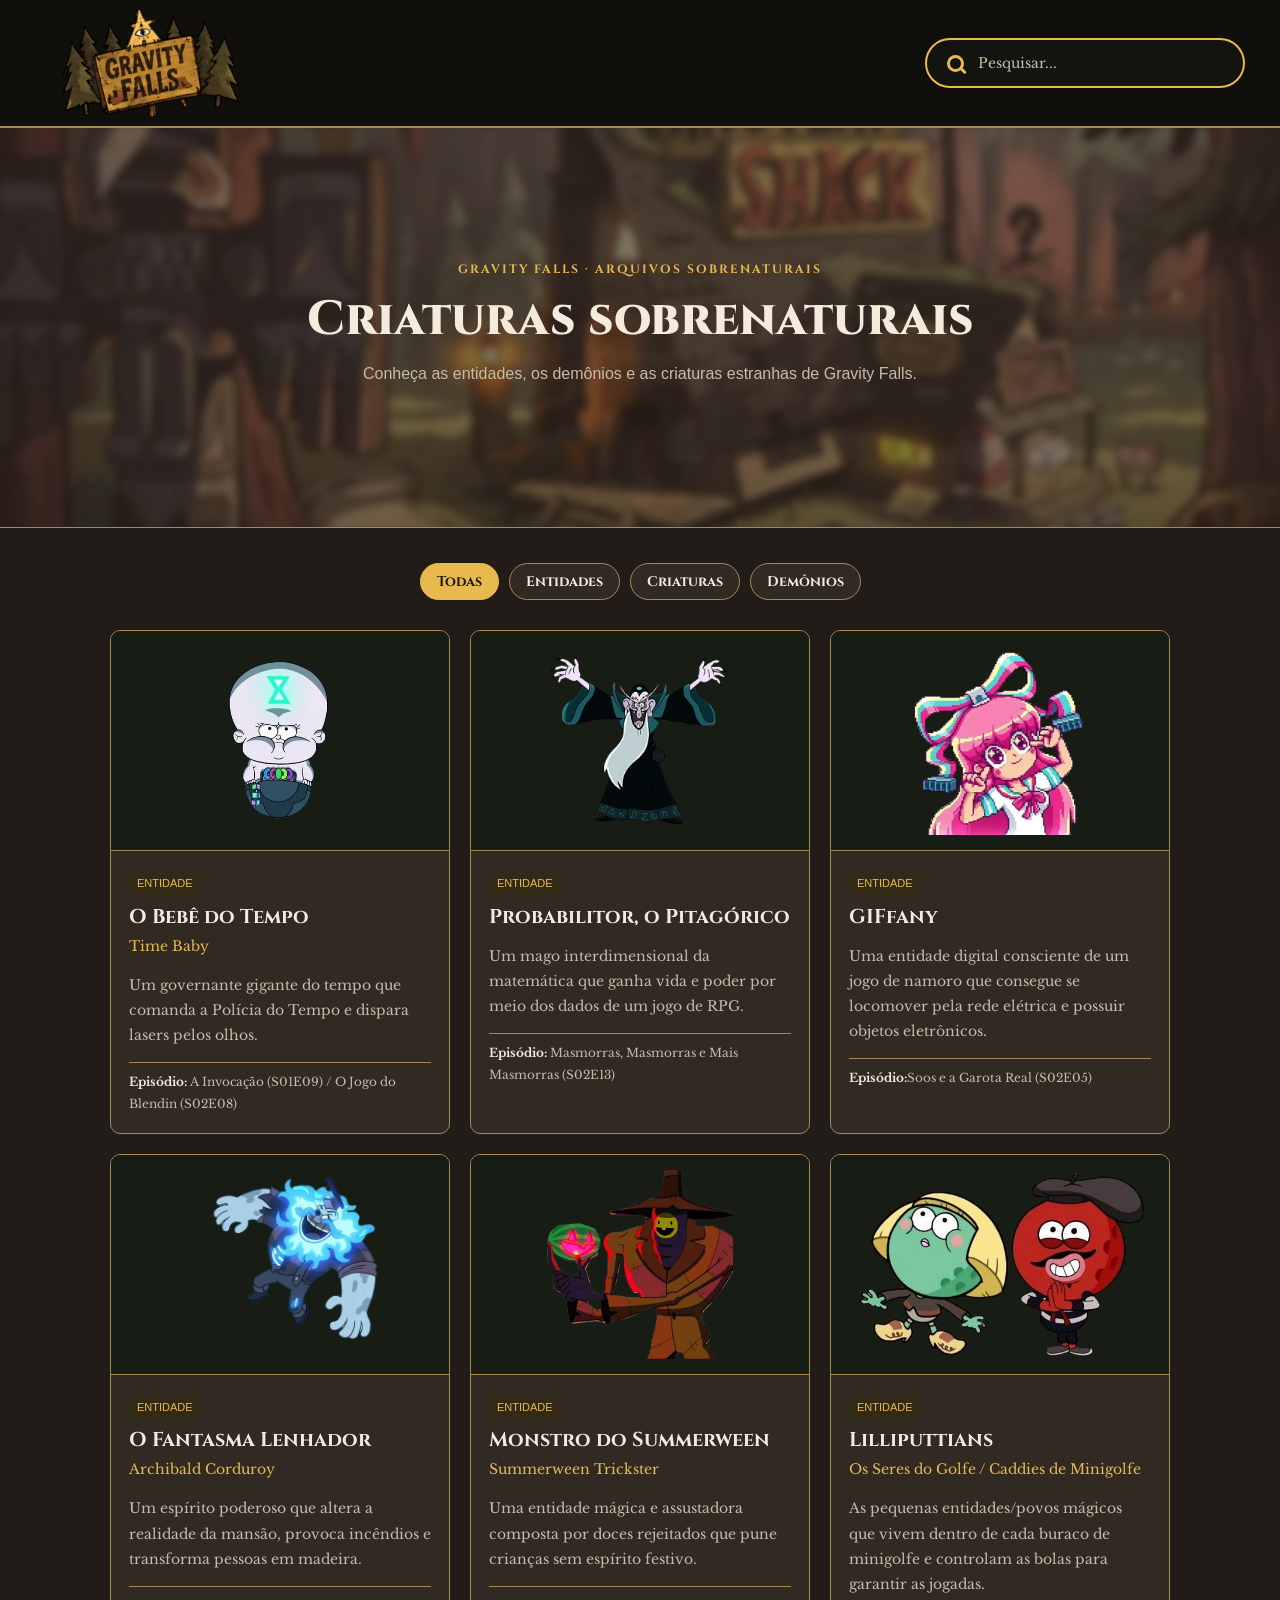
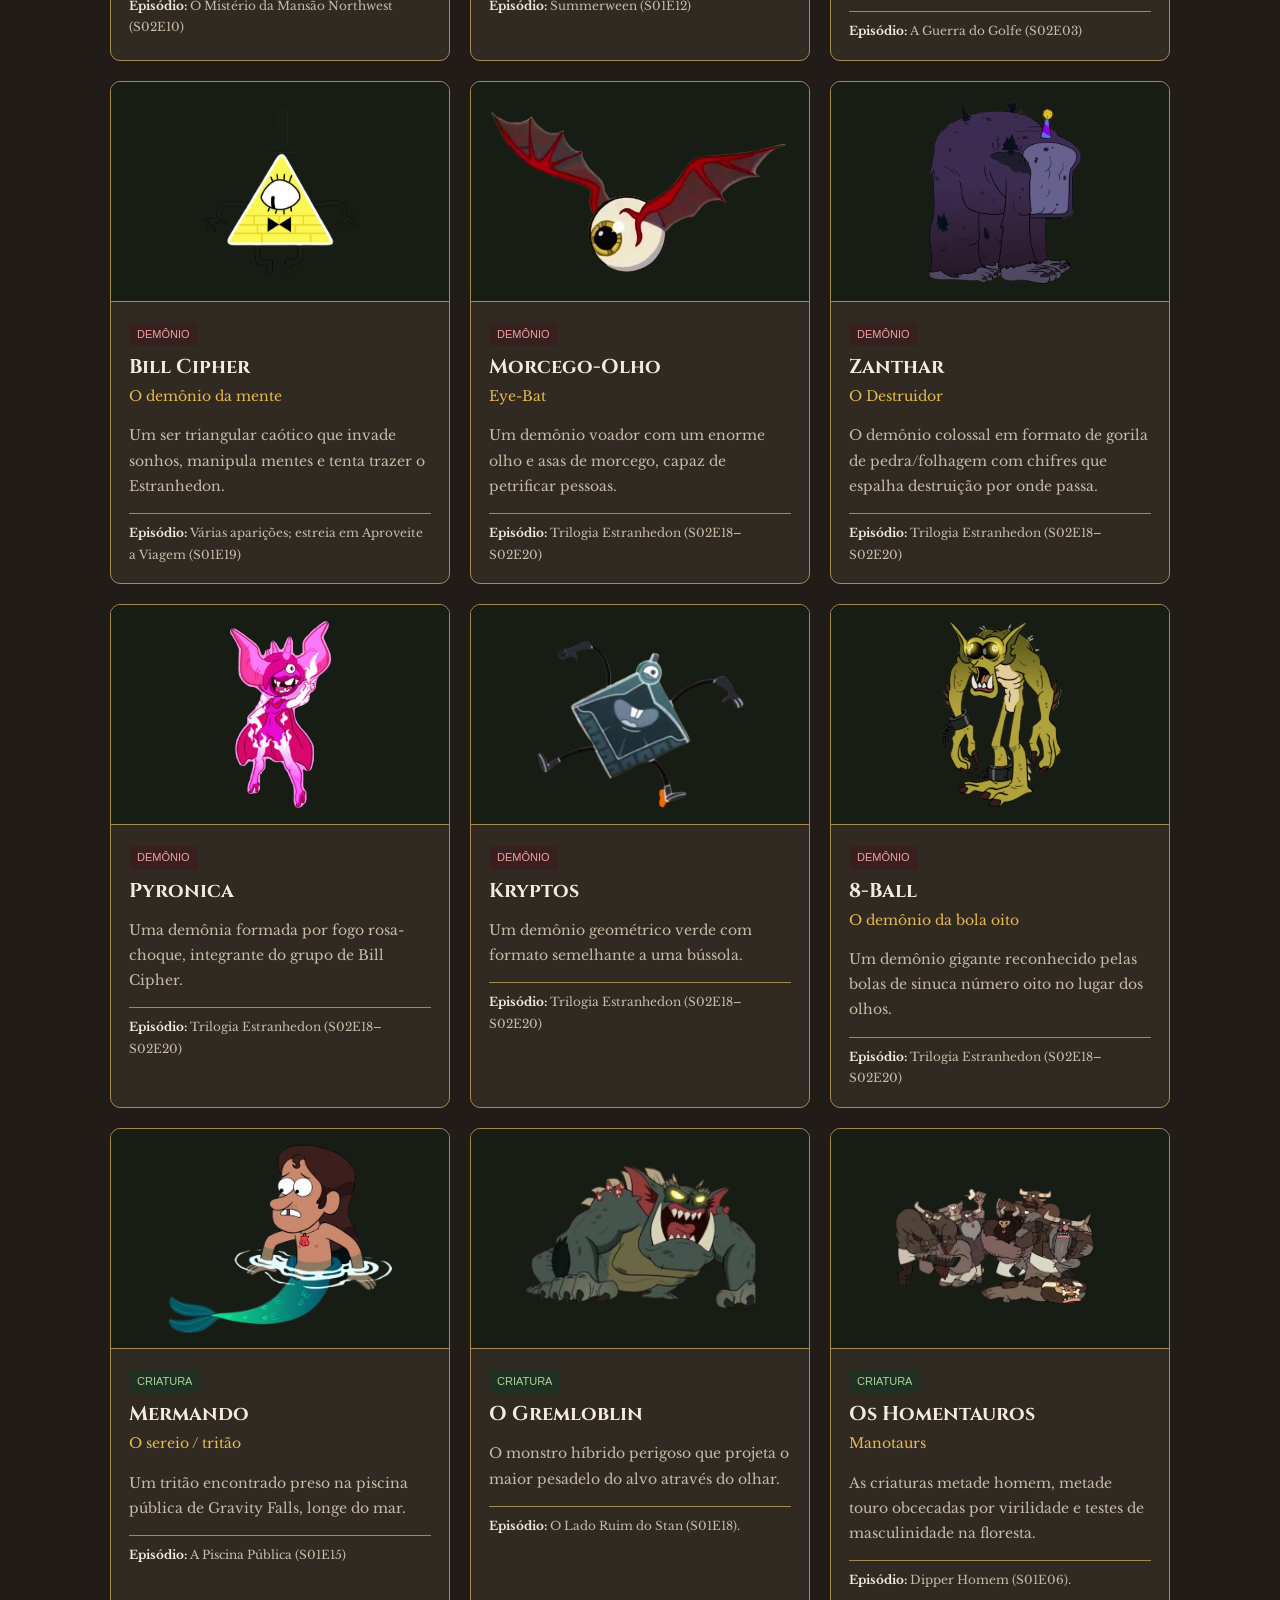
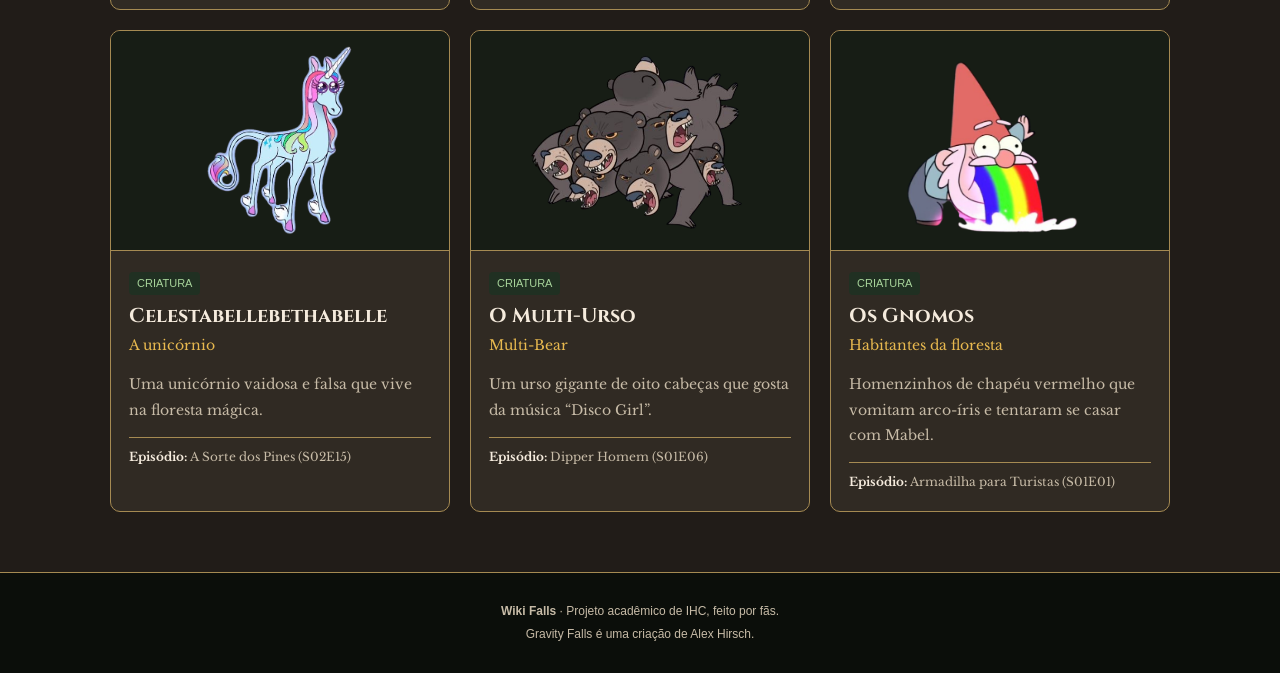
<file: Wiki_Falls/index.html>
<!DOCTYPE html>
<html lang="pt-BR">
<head>
  <meta charset="UTF-8">
  <meta name="viewport" content="width=device-width, initial-scale=1.0">
  <title>Wiki Falls — Criaturas</title>
  <link rel="stylesheet" href="estilo.css">
  <link rel="preconnect" href="https://fonts.googleapis.com">
  <link rel="preconnect" href="https://fonts.gstatic.com" crossorigin>
  <link href="https://fonts.googleapis.com/css2?family=Cinzel:wght@400;500;600;700;800&family=Libre+Baskerville:wght@400;700&display=swap" rel="stylesheet">

</head>
<body>
  <header class="cabecalho">
    <a class="logo" href="#inicio">
        <img src="imagens/logo-gravity-falls.png" alt="Gravity Falls">
    </a>

    
  <div class="campo-busca">
      <span class="lupa" aria-hidden="true"></span>
      <input type="search" id="busca" placeholder="Pesquisar..." aria-label="Buscar criatura">
  </div>

</header>

  <section class="apresentacao" id="inicio">
    <p class="subtitulo">Gravity Falls · Arquivos sobrenaturais</p>
    <h1>Criaturas sobrenaturais</h1>
    <p>Conheça as entidades, os demônios e as criaturas estranhas de Gravity Falls.</p>
  </section>

  <main>
    <nav class="filtros" aria-label="Filtrar criaturas">
      <button type="button" data-filtro="todas" aria-pressed="true">Todas</button>
      <button type="button" data-filtro="entidade" aria-pressed="false">Entidades</button>
      <button type="button" data-filtro="criatura" aria-pressed="false">Criaturas</button>
      <button type="button" data-filtro="demonio" aria-pressed="false">Demônios</button>
    </nav>

    <section class="lista" id="lista">
      <article class="card" data-tipo="entidade" data-nome="o bebê do tempo time baby">
        <div class="imagem">
          <img src="imagens/bebe-do-tempo.png" alt="O Bebê do Tempo" loading="lazy">
        </div>
        <div class="conteudo">
          <span class="categoria entidade">Entidade</span>
          <h2>O Bebê do Tempo</h2>
          <p class="nome-alternativo">Time Baby</p>
          <p>Um governante gigante do tempo que comanda a Polícia do Tempo e dispara lasers pelos olhos.</p>
          <p class="episodio"><strong>Episódio:</strong> A Invocação (S01E09) / O Jogo do Blendin (S02E08)</p>
        </div>
      </article>
      <article class="card" data-tipo="entidade" data-nome="probabilitor, o pitagórico ">
        <div class="imagem">
          <img src="imagens/probabilitor.png" alt="Probabilitor, o Pitagórico" loading="lazy">
        </div>
        <div class="conteudo">
          <span class="categoria entidade">Entidade</span>
          <h2>Probabilitor, o Pitagórico</h2>
          
          <p>Um mago interdimensional da matemática que ganha vida e poder por meio dos dados de um jogo de RPG.</p>
          <p class="episodio"><strong>Episódio:</strong> Masmorras, Masmorras e Mais Masmorras (S02E13)</p>
        </div>
      </article>
      <article class="card" data-tipo="entidade" data-nome="GIFfany">
        <div class="imagem">
          <img src="imagens/GIFfany.png" alt="GIFfanya" loading="lazy">
        </div>
        <div class="conteudo">
          <span class="categoria entidade">Entidade</span>
          <h2>GIFfany</h2>
          <p>Uma entidade digital consciente de um jogo de namoro que consegue se locomover pela rede elétrica e possuir objetos eletrônicos.</p>
          <p class="episodio"><strong>Episódio:</strong>Soos e a Garota Real (S02E05)</p>
        </div>
      </article>
      <article class="card" data-tipo="entidade" data-nome="o fantasma lenhador archibald corduroy">
        <div class="imagem">
          <img src="imagens/fantasma-lenhador.png" alt="O Fantasma Lenhador" loading="lazy">
        </div>
        <div class="conteudo">
          <span class="categoria entidade">Entidade</span>
          <h2>O Fantasma Lenhador</h2>
          <p class="nome-alternativo">Archibald Corduroy</p>
          <p>Um espírito poderoso que altera a realidade da mansão, provoca incêndios e transforma pessoas em madeira.</p>
          <p class="episodio"><strong>Episódio:</strong> O Mistério da Mansão Northwest (S02E10)</p>
        </div>
      </article>
      <article class="card" data-tipo="entidade" data-nome="MonstroSummerween">
        <div class="imagem">
          <img src="imagens/Summerween.png" alt="MonstroSummerween" loading="lazy">
        </div>
        <div class="conteudo">
          <span class="categoria entidade">Entidade</span>
          <h2>Monstro do Summerween</h2>
          <p class="nome-alternativo">Summerween Trickster</p>
          <p>Uma entidade mágica e assustadora composta por doces rejeitados que pune crianças sem espírito festivo.</p>
          <p class="episodio"><strong>Episódio:</strong> Summerween (S01E12)</p>
        </div>
      </article>
      <article class="card" data-tipo="entidade" data-nome="Lilliputtians">
        <div class="imagem">
          <img src="imagens/Lilliputtians.png" alt="Lilliputtians" loading="lazy">
        </div>
        <div class="conteudo">
          <span class="categoria entidade">Entidade</span>
          <h2>Lilliputtians</h2>
          <p class="nome-alternativo">Os Seres do Golfe / Caddies de Minigolfe</p>
          <p>As pequenas entidades/povos mágicos que vivem dentro de cada buraco de minigolfe e controlam as bolas para garantir as jogadas.</p>
          <p class="episodio"><strong>Episódio:</strong> A Guerra do Golfe (S02E03)</p>
        </div>
      </article>
      <article class="card" data-tipo="demonio" data-nome="bill cipher o demônio da mente">
        <div class="imagem">
          <img src="imagens/bill-cipher.png" alt="Bill Cipher" loading="lazy">
        </div>
        <div class="conteudo">
          <span class="categoria demonio">Demônio</span>
          <h2>Bill Cipher</h2>
          <p class="nome-alternativo">O demônio da mente</p>
          <p>Um ser triangular caótico que invade sonhos, manipula mentes e tenta trazer o Estranhedon.</p>
          <p class="episodio"><strong>Episódio:</strong> Várias aparições; estreia em Aproveite a Viagem (S01E19)</p>
        </div>
      </article>
      <article class="card" data-tipo="demonio" data-nome="morcego-olho eye-bat">
        <div class="imagem">
          <img src="imagens/morcego-olho.png" alt="Morcego-Olho" loading="lazy">
        </div>
        <div class="conteudo">
          <span class="categoria demonio">Demônio</span>
          <h2>Morcego-Olho</h2>
          <p class="nome-alternativo">Eye-Bat</p>
          <p>Um demônio voador com um enorme olho e asas de morcego, capaz de petrificar pessoas.</p>
          <p class="episodio"><strong>Episódio:</strong> Trilogia Estranhedon (S02E18–S02E20)</p>
        </div>
      </article>
      <article class="card" data-tipo="demonio" data-nome="Zanthar">
        <div class="imagem">
          <img src="imagens/Zanthar.png" alt="Zanthar" loading="lazy">
        </div>
        <div class="conteudo">
          <span class="categoria demonio">Demônio</span>
          <h2>Zanthar</h2>
          <p class="nome-alternativo">O Destruidor</p>
          <p>O demônio colossal em formato de gorila de pedra/folhagem com chifres que espalha destruição por onde passa.</p>
          <p class="episodio"><strong>Episódio:</strong> Trilogia Estranhedon (S02E18–S02E20)</p>
        </div>
      </article>
      <article class="card" data-tipo="demonio" data-nome="pyronica ">
        <div class="imagem">
          <img src="imagens/pyronica.png" alt="Pyronica" loading="lazy">
        </div>
        <div class="conteudo">
          <span class="categoria demonio">Demônio</span>
          <h2>Pyronica</h2>
          
          <p>Uma demônia formada por fogo rosa-choque, integrante do grupo de Bill Cipher.</p>
          <p class="episodio"><strong>Episódio:</strong> Trilogia Estranhedon (S02E18–S02E20)</p>
        </div>
      </article>
      <article class="card" data-tipo="demonio" data-nome="kryptos ">
        <div class="imagem">
          <img src="imagens/kryptos.png" alt="Kryptos" loading="lazy">
        </div>
        <div class="conteudo">
          <span class="categoria demonio">Demônio</span>
          <h2>Kryptos</h2>
          
          <p>Um demônio geométrico verde com formato semelhante a uma bússola.</p>
          <p class="episodio"><strong>Episódio:</strong> Trilogia Estranhedon (S02E18–S02E20)</p>
        </div>
      </article>
      <article class="card" data-tipo="demonio" data-nome="8-ball o demônio da bola oito">
        <div class="imagem">
          <img src="imagens/8-ball.png" alt="8-Ball" loading="lazy">
        </div>
        <div class="conteudo">
          <span class="categoria demonio">Demônio</span>
          <h2>8-Ball</h2>
          <p class="nome-alternativo">O demônio da bola oito</p>
          <p>Um demônio gigante reconhecido pelas bolas de sinuca número oito no lugar dos olhos.</p>
          <p class="episodio"><strong>Episódio:</strong> Trilogia Estranhedon (S02E18–S02E20)</p>
        </div>
      </article>
      <article class="card" data-tipo="criatura" data-nome="mermando o sereio / tritão">
        <div class="imagem">
          <img src="imagens/mermando.png" alt="Mermando" loading="lazy">
        </div>
        <div class="conteudo">
          <span class="categoria criatura">Criatura</span>
          <h2>Mermando</h2>
          <p class="nome-alternativo">O sereio / tritão</p>
          <p>Um tritão encontrado preso na piscina pública de Gravity Falls, longe do mar.</p>
          <p class="episodio"><strong>Episódio:</strong> A Piscina Pública (S01E15)</p>
        </div>
      </article>
      <article class="card" data-tipo="criatura" data-nome="O Gremloblin">
        <div class="imagem">
          <img src="imagens/Gremloblin.png" alt="O Gremloblin" loading="lazy">
        </div>
        <div class="conteudo">
          <span class="categoria criatura">Criatura</span>
          <h2>O Gremloblin</h2>
          <p>O monstro híbrido perigoso que projeta o maior pesadelo do alvo através do olhar.</p>
          <p class="episodio"><strong>Episódio:</strong> O Lado Ruim do Stan (S01E18).</p>
        </div>
      </article>
      <article class="card" data-tipo="criatura" data-nome="Os Homentauros">
        <div class="imagem">
          <img src="imagens/Homentauros.png" alt="Os Homentauros" loading="lazy">
        </div>
        <div class="conteudo">
          <span class="categoria criatura">Criatura</span>
          <h2>Os Homentauros</h2>
          <p class="nome-alternativo">Manotaurs</p>
          <p>As criaturas metade homem, metade touro obcecadas por virilidade e testes de masculinidade na floresta.</p>
          <p class="episodio"><strong>Episódio:</strong> Dipper Homem (S01E06).</p>
        </div>
      </article>
      <article class="card" data-tipo="criatura" data-nome="celestabellebethabelle a unicórnio">
        <div class="imagem">
          <img src="imagens/celestabellebethabelle.png" alt="Celestabellebethabelle" loading="lazy">
        </div>
        <div class="conteudo">
          <span class="categoria criatura">Criatura</span>
          <h2>Celestabellebethabelle</h2>
          <p class="nome-alternativo">A unicórnio</p>
          <p>Uma unicórnio vaidosa e falsa que vive na floresta mágica.</p>
          <p class="episodio"><strong>Episódio:</strong> A Sorte dos Pines (S02E15)</p>
        </div>
      </article>
      <article class="card" data-tipo="criatura" data-nome="o multi-urso multi-bear">
        <div class="imagem">
          <img src="imagens/multi-urso.png" alt="O Multi-Urso" loading="lazy">
        </div>
        <div class="conteudo">
          <span class="categoria criatura">Criatura</span>
          <h2>O Multi-Urso</h2>
          <p class="nome-alternativo">Multi-Bear</p>
          <p>Um urso gigante de oito cabeças que gosta da música “Disco Girl”.</p>
          <p class="episodio"><strong>Episódio:</strong> Dipper Homem (S01E06)</p>
        </div>
      </article>
      <article class="card" data-tipo="criatura" data-nome="os gnomos habitantes da floresta">
        <div class="imagem">
          <img src="imagens/gnomos.png" alt="Os Gnomos" loading="lazy">
        </div>
        <div class="conteudo">
          <span class="categoria criatura">Criatura</span>
          <h2>Os Gnomos</h2>
          <p class="nome-alternativo">Habitantes da floresta</p>
          <p>Homenzinhos de chapéu vermelho que vomitam arco-íris e tentaram se casar com Mabel.</p>
          <p class="episodio"><strong>Episódio:</strong> Armadilha para Turistas (S01E01)</p>
        </div>
      </article>
      <p id="vazio" class="vazio" hidden>Nenhuma criatura encontrada.</p>
    </section>
  </main>

  <footer>
    <p><strong>Wiki Falls</strong> · Projeto acadêmico de IHC, feito por fãs.</p>
    <p>Gravity Falls é uma criação de Alex Hirsch.</p>
  </footer>

  <script>
    const cards = [...document.querySelectorAll(".card")];
    const botoes = [...document.querySelectorAll("[data-filtro]")];
    const busca = document.getElementById("busca");
    const vazio = document.getElementById("vazio");
    let filtroAtual = "todas";

    function filtrar() {
      const termo = busca.value.trim().toLocaleLowerCase("pt-BR");
      let quantidade = 0;

      cards.forEach(card => {
        const categoriaOk = filtroAtual === "todas" || card.dataset.tipo === filtroAtual;
        const texto = (card.dataset.nome + " " + card.innerText).toLocaleLowerCase("pt-BR");
        const mostrar = categoriaOk && texto.includes(termo);
        card.hidden = !mostrar;
        if (mostrar) quantidade++;
      });

      vazio.hidden = quantidade > 0;
    }

    botoes.forEach(botao => {
      botao.addEventListener("click", () => {
        filtroAtual = botao.dataset.filtro;
        botoes.forEach(item => item.setAttribute("aria-pressed", String(item === botao)));
        filtrar();
      });
    });

    busca.addEventListener("input", filtrar);
  </script>
</body>
</html>
</file>
<file: Wiki_Falls/estilo.css>
:root {
  --fundo: #211C18;
  --cartao: #302A23;
  --borda: #A58A52;
  --texto: #F5EBDD;
  --texto-suave: #C7BBA7;
  --amarelo: #E8B94F;
  --verde: #536746;
  --vermelho: #A34236;
}

body {
    font-family: 'Libre Baskerville', serif;
}

.logo {
    font-family: 'Cinzel', serif;
}

.apresentacao h1 {
    font-family: 'Cinzel', serif;
    font-weight: 800;
    font-size: clamp(32px, 5vw, 58px);
    line-height: 1.2;
}

.subtitulo {
    font-family: 'Cinzel', serif;
    font-weight: 700;
    letter-spacing: 3px;
}

.filtros button {
    font-family: 'Cinzel', serif;
    font-weight: 700;
    font-size: 14px;
}

.card h2 {
    font-family: 'Cinzel', serif;
    font-weight: 700;
}

.conteudo p {
    font-family: 'Libre Baskerville', serif;
    line-height: 1.8;
}


* {
  box-sizing: border-box;
}

html {
  scroll-behavior: smooth;
}

body {
  margin: 0;
  background: var(--fundo);
  color: var(--texto);
  font-family: Arial, Helvetica, sans-serif;
  line-height: 1.6;
}


.apresentacao {
    position: relative;
    min-height: 400px;
    padding: 120px 20px;
    text-align: center;
    overflow: hidden;
    isolation: isolate;
    border-bottom: 1px solid var(--borda);
}

.apresentacao::before {
    content: "";
    position: absolute;
    inset: -5px;
    background: url("imagens/cabana.jpg") center/cover no-repeat;
    filter: blur(4px);
    z-index: -2;
}

.apresentacao::after {
    content: "";
    position: absolute;
    inset: 0;
    background: rgba(48, 37, 29, 0.60);
    z-index: -1;
}

.apresentacao p,
.apresentacao h1 {
    position: relative;
}

.cabecalho {
    display: flex;
    justify-content: space-between;
    align-items: center;
    gap: 30px;
    padding: 8px 35px;
    background: #100F0C;
    border-bottom: 2px solid var(--borda);
}

.logo {
    display: flex;
    align-items: center;
    text-decoration: none;
    flex-shrink: 0;
}

.logo img {
    width: 220px;
    height: 110px;
    object-fit: contain;
}


#busca {
    width: 320px;
    max-width: 45%;
    padding: 14px 22px;
    color: var(--texto);
    background: rgba(20, 22, 17, 0.8);
    border: 2px solid var(--amarelo);
    border-radius: 35px;
    outline: none;
    font-family: 'Libre Baskerville', serif;
    font-size: 14px;
    transition: 0.3s;
}

#busca::placeholder {
    color: var(--texto-suave);
    opacity: 1;
}

#busca:focus {
    border-color: #F5D477;
    box-shadow: 0 0 10px rgba(232, 185, 79, 0.2);
}

.campo-busca {
    display: flex;
    align-items: center;
    gap: 14px;
    width: 320px;
    max-width: 45%;
    padding: 0 20px;
    border: 2px solid var(--amarelo);
    border-radius: 35px;
    background: rgba(20, 22, 17, 0.8);
}

.lupa {
    width: 17px;
    height: 17px;
    border: 3px solid var(--amarelo);
    border-radius: 50%;
    position: relative;
    flex-shrink: 0;
}

.lupa::after {
    content: "";
    position: absolute;
    width: 8px;
    height: 3px;
    background: var(--amarelo);
    right: -6px;
    bottom: -3px;
    transform: rotate(45deg);
    border-radius: 2px;
}

.campo-busca #busca {
    width: 100%;
    max-width: none;
    padding: 14px 0;
    border: none;
    outline: none;
    background: transparent;
    box-shadow: none;
    color: var(--texto);
    font-family: 'Libre Baskerville', serif;
    font-size: 14px;
}

.campo-busca:focus-within {
    box-shadow: 0 0 10px rgba(232, 185, 79, 0.2);
}

.subtitulo {
  color: var(--amarelo);
  font-size: 12px;
  font-weight: bold;
  letter-spacing: 2px;
  text-transform: uppercase;
}

.apresentacao h1 {
  margin: 8px 0 12px;
  font-size: clamp(30px, 5vw, 48px);
  line-height: 1.2;
}

.apresentacao > p:last-child {
  max-width: 580px;
  margin: 0 auto;
  color: var(--texto-suave);
}

main {
  max-width: 1100px;
  margin: 0 auto;
  padding: 35px 20px 60px;
}

.filtros {
  display: flex;
  flex-wrap: wrap;
  justify-content: center;
  gap: 10px;
  margin-bottom: 30px;
}

.filtros button {
  padding: 8px 16px;
  color: var(--texto);
  background: var(--cartao);
  border: 1px solid var(--borda);
  border-radius: 20px;
  cursor: pointer;
}

.filtros button:hover,
.filtros button[aria-pressed="true"] {
  color: #1a190d;
  background: var(--amarelo);
  border-color: var(--amarelo);
}

.lista {
  display: grid;
  grid-template-columns: repeat(3, minmax(0, 1fr));
  gap: 20px;
}

.card {
  overflow: hidden;
  background: var(--cartao);
  border: 1px solid var(--borda);
  border-radius: 10px;
}

.card[hidden] {
  display: none;
}

/* Espaço da imagem: use PNG com fundo transparente.
   Troque o nome do arquivo no HTML pelo nome da sua imagem. */
.imagem {
  height: 220px;
  display: flex;
  align-items: center;
  justify-content: center;
  padding: 15px;
  background: #171d15;
  border-bottom: 1px solid var(--borda);
}

.imagem img {
  display: block;
  width: 100%;
  height: 100%;
  object-fit: contain;
}

.conteudo {
  padding: 18px;
}

.categoria {
  display: inline-block;
  margin-bottom: 8px;
  padding: 3px 8px;
  color: var(--amarelo);
  background: #302a17;
  border-radius: 4px;
  font-size: 11px;
  text-transform: uppercase;
}

.categoria.criatura {
  color: #a8d59b;
  background: #203022;
}

.categoria.demonio {
  color: #efa0a0;
  background: #382020;
}

.card h2 {
  margin: 0;
  font-size: 20px;
  line-height: 1.3;
}

.nome-alternativo {
  margin: 4px 0 10px !important;
  color: var(--amarelo) !important;
  font-size: 13px;
}

.conteudo p {
  color: var(--texto-suave);
  font-size: 14px;
}

.episodio {
  margin-bottom: 0;
  padding-top: 8px;
  border-top: 1px solid var(--borda);
  font-size: 12px !important;
}

.episodio strong {
  color: var(--texto);
}

.vazio {
  grid-column: 1 / -1;
  text-align: center;
  color: var(--texto-suave);
}

footer {
  padding: 25px 20px;
  text-align: center;
  color: var(--texto-suave);
  background: #0b0e0a;
  border-top: 1px solid var(--borda);
  font-size: 12px;
}

footer p {
  margin: 4px;
}

@media (max-width: 850px) {
  .lista {
    grid-template-columns: repeat(2, minmax(0, 1fr));
  }
}

@media (max-width: 560px) {
    .cabecalho {
        padding: 10px 15px;
        gap: 10px;
    }

    .logo img {
        width: 130px;
        height: 70px;
    }

    #busca {
        width: 55%;
        max-width: none;
        padding: 10px;
    }

    .apresentacao {
        min-height: 400px;
        padding: 100px 18px;
    }

    main {
        padding: 25px 14px 40px;
    }

    .lista {
        grid-template-columns: 1fr;
    }

    .campo-busca {
    width: 55%;
    max-width: none;
    gap: 10px;
    padding: 0 14px;
}

    .imagem {
        height: 250px;
    }
}
</file>
